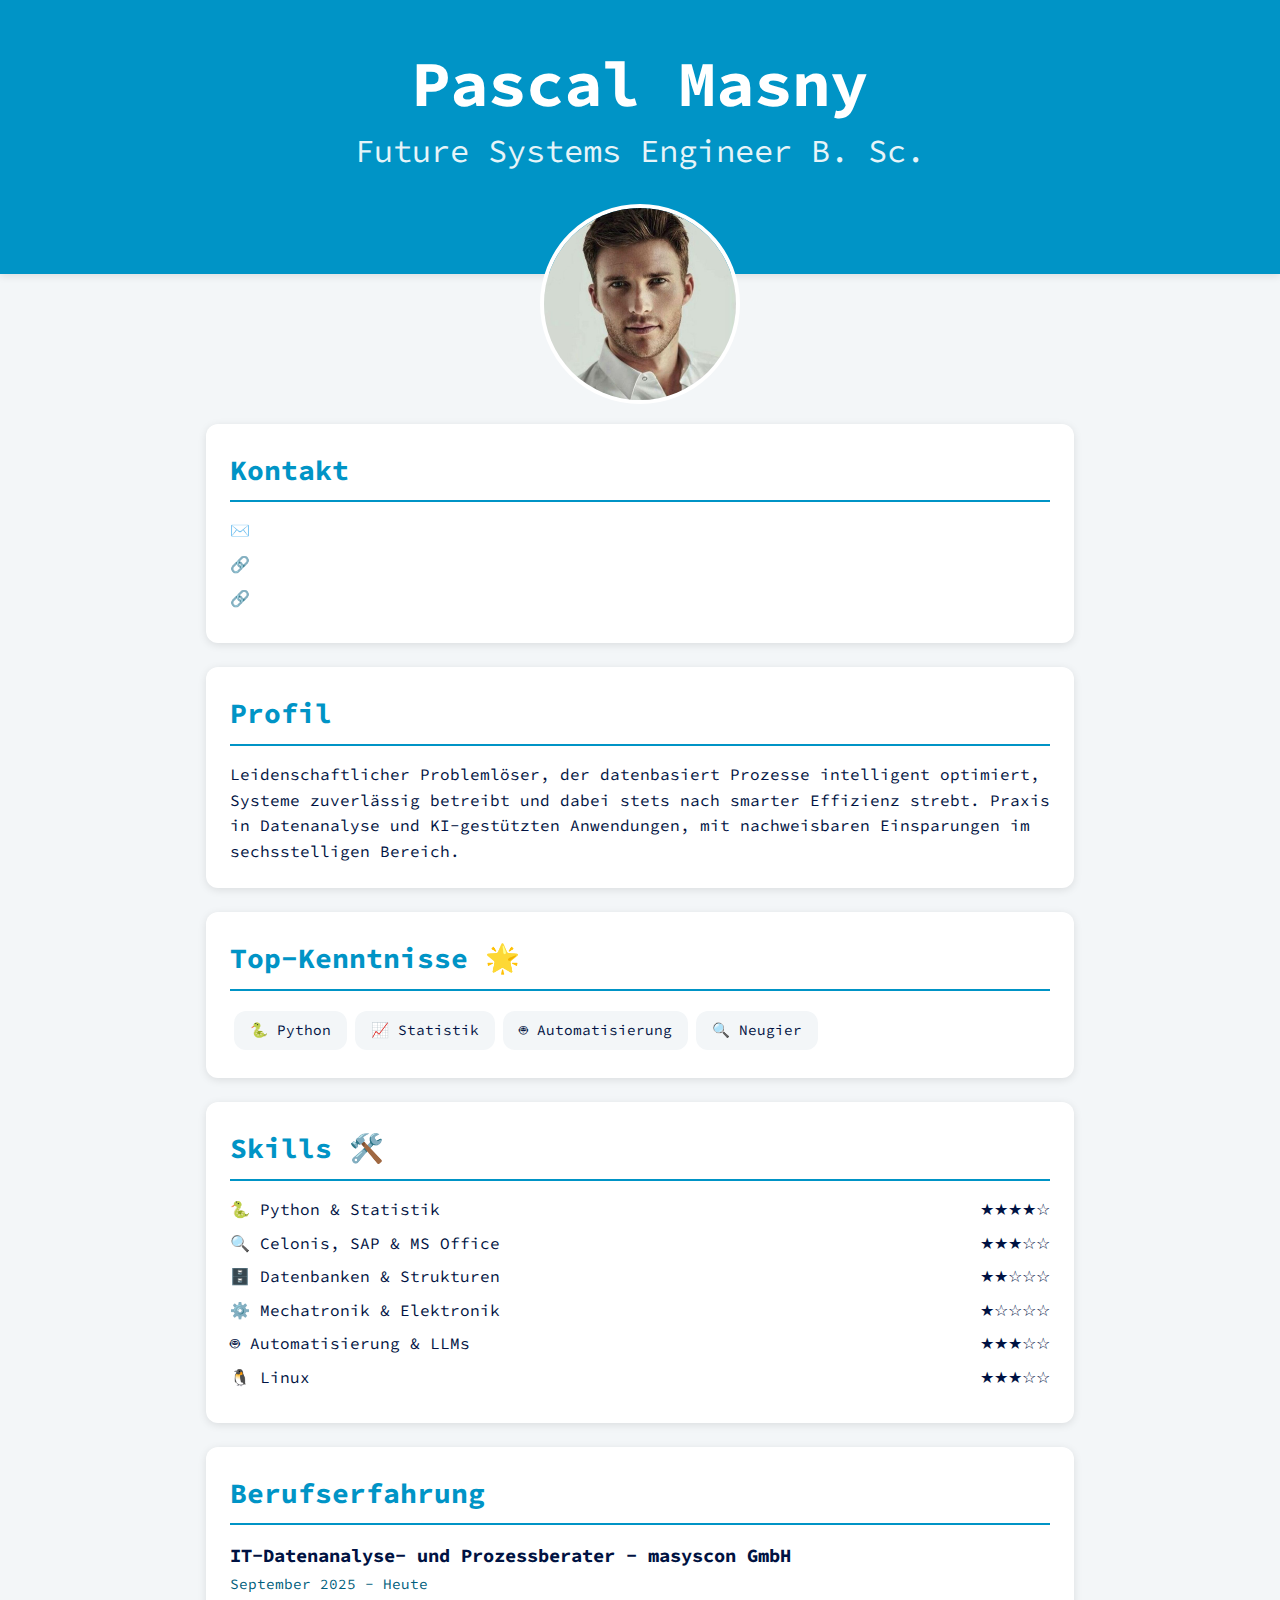
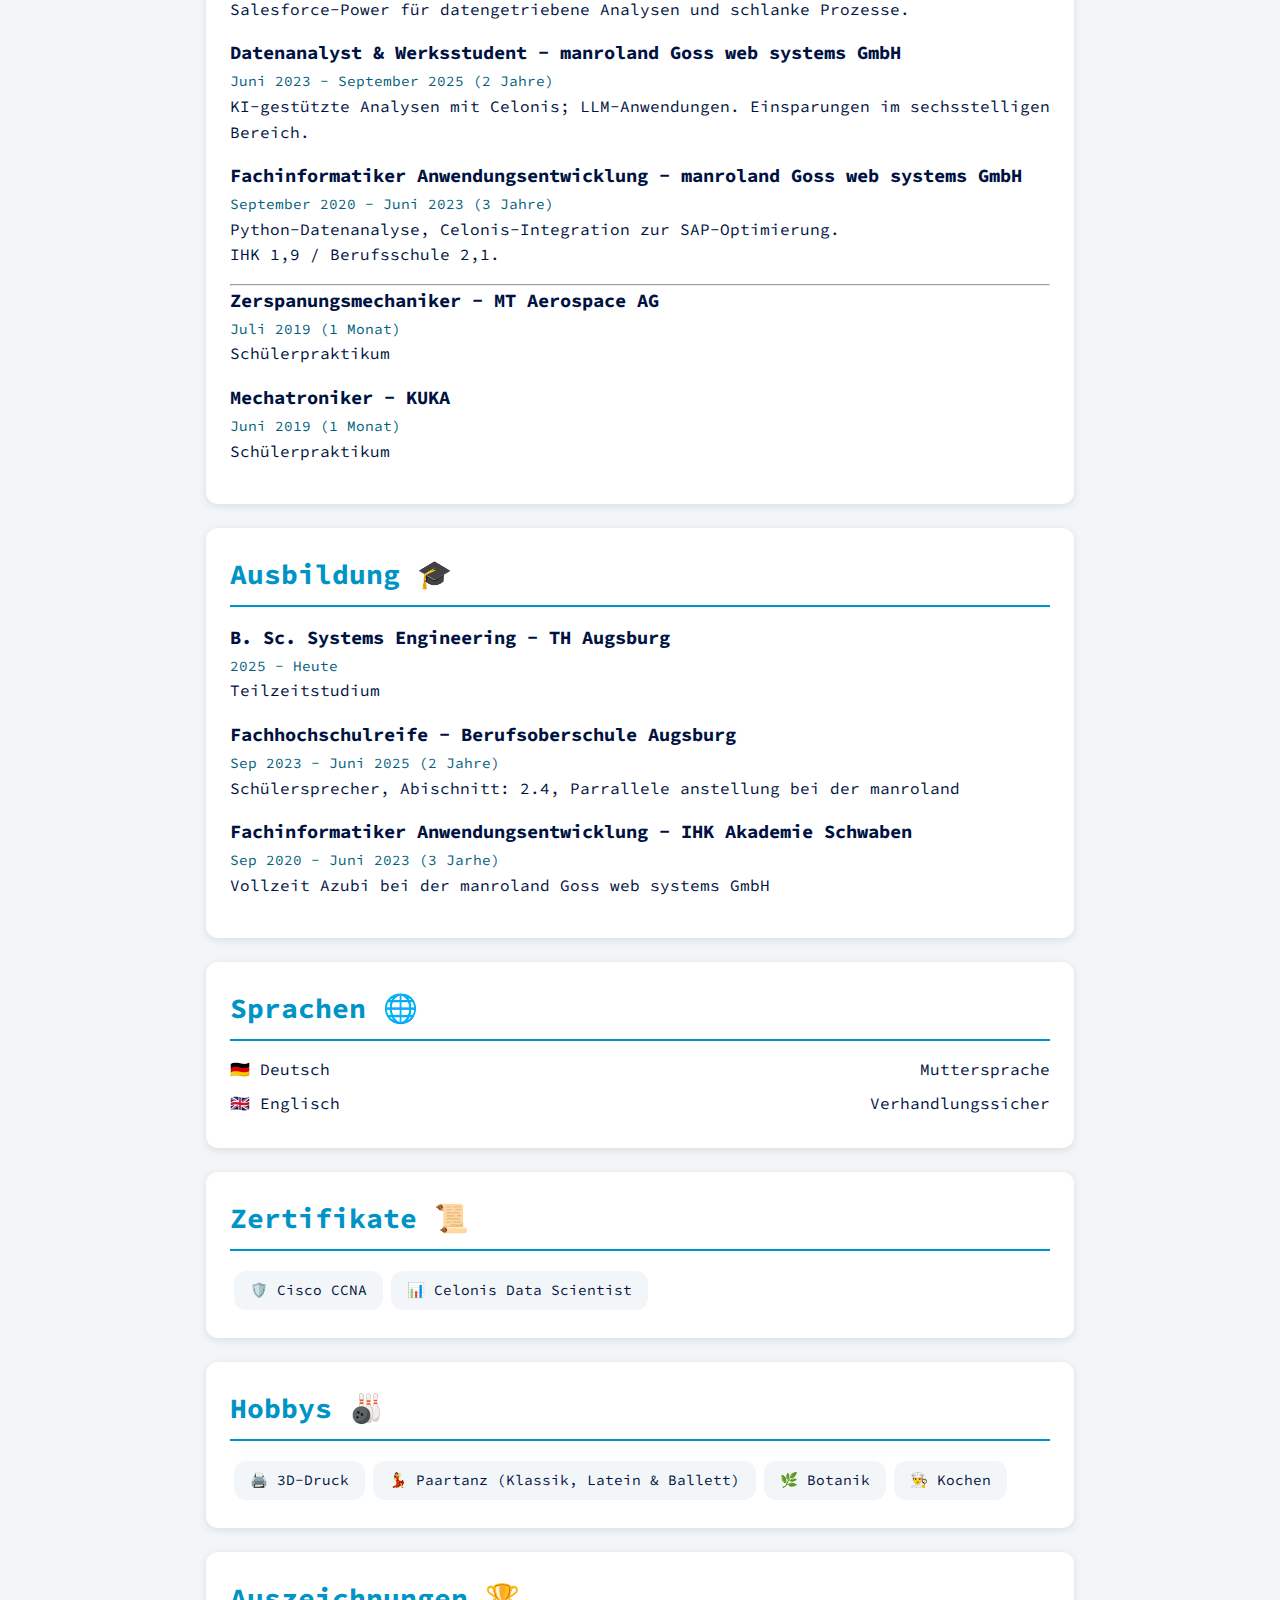
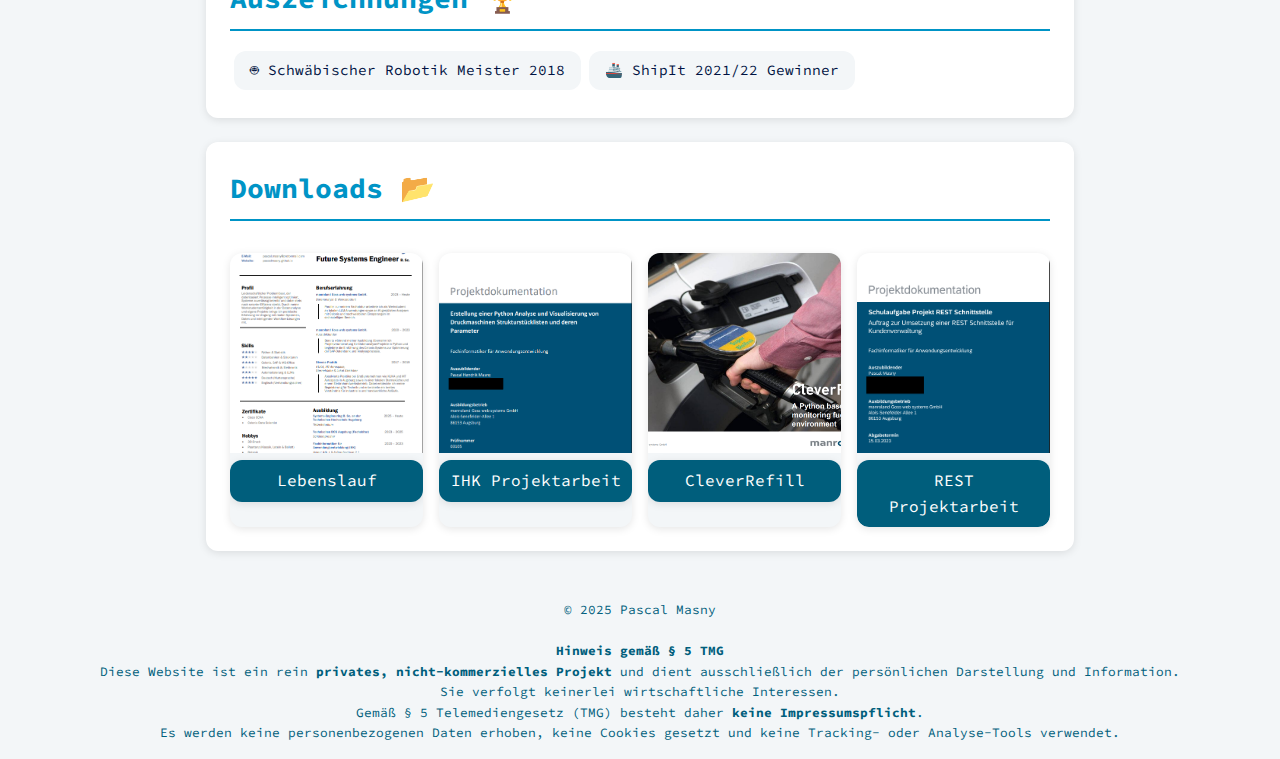
<file: index.html>
<!DOCTYPE html>
<html lang="de">
<head>
  <meta charset="UTF-8">
  <meta name="viewport" content="width=device-width, initial-scale=1.0">
  <title>Pascal Masny - Future Systems Engineer</title>
  <link rel="stylesheet" href="css/styles.css">
</head>
<body>
  <header>
    <img src="img/picture.jpg" alt="Pascal Masny" class="profile-pic">
    <div class="header-info">
      <h1>Pascal Masny</h1>
      <p>Future Systems Engineer B. Sc.</p>
    </div>
  </header>
  <main>

    <section id="contact">
      <h2>Kontakt</h2>
      <ul class="contact-list">
        <li>✉️ <a href="mailto:pascalmasny@pascalmasny.com">pascalmasny@pascalmasny.com</a></li>
        <li>🔗 <a href="https://www.linkedin.com/in/pascal-masny-116582223" target="_blank">LinkedIn</a></li>
        <li>🔗 <a href="/pages/business_card.html" target="_blank">Kontakt</a></li>

      </ul>
    </section>
    <section id="profil">
      <h2>Profil</h2>
      <p>Leidenschaftlicher Problemlöser, der datenbasiert Prozesse intelligent optimiert, Systeme zuverlässig betreibt und dabei stets nach smarter Effizienz strebt. Praxis in Datenanalyse und KI-gestützten Anwendungen, mit nachweisbaren Einsparungen im sechsstelligen Bereich.</p>
    </section>

    <section id="top-skills">
      <h2>Top-Kenntnisse 🌟</h2>
      <ul class="cert-list badge-list">
        <li>🐍 Python</li>
        <li>📈 Statistik</li>
        <li>🤖 Automatisierung</li>
        <li>🔍 Neugier</li>
      </ul>
    </section>

    <section id="skills">
      <h2>Skills 🛠️</h2>
      <ul class="skills-list">
        <li><span>🐍 Python & Statistik</span><span>★★★★☆</span></li>
        <li><span>🔍 Celonis, SAP & MS Office</span><span>★★★☆☆</span></li>
        <li><span>🗄️ Datenbanken & Strukturen</span><span>★★☆☆☆</span></li>
        <li><span>⚙️ Mechatronik & Elektronik</span><span>★☆☆☆☆</span></li>
        <li><span>🤖 Automatisierung & LLMs</span><span>★★★☆☆</span></li>
        <li><span>🐧 Linux</span><span>★★★☆☆</span></li>
      </ul>
    </section>

    <section id="experience">
      <h2>Berufserfahrung</h2>
        <div class="timeline-item">
        <h3>IT-Datenanalyse- und Prozessberater - masyscon GmbH</h3>
        <span class="date">September 2025 -  Heute</span>
        <p>Salesforce-Power für datengetriebene Analysen und schlanke Prozesse.</p>
      </div>
      <div class="timeline-item">
        <h3>Datenanalyst & Werksstudent - manroland Goss web systems GmbH</h3>
        <span class="date">Juni 2023 -  September 2025 (2 Jahre)</span>
        <p>KI-gestützte Analysen mit Celonis; LLM-Anwendungen. Einsparungen im sechsstelligen Bereich.</p>
      </div>
      <div class="timeline-item">
        <h3>Fachinformatiker Anwendungsentwicklung - manroland Goss web systems GmbH</h3>
        <span class="date">September 2020 - Juni 2023 (3 Jahre)</span>
        <p>Python-Datenanalyse, Celonis-Integration zur SAP-Optimierung. <br> IHK 1,9 / Berufsschule 2,1.</p>
      </div>
      <div><hr></div>
      <div class="timeline-item">
        <h3>Zerspanungsmechaniker - MT Aerospace AG</h3>
        <span class="date">Juli 2019 (1 Monat)</span>
        <p>Schülerpraktikum</p>
      </div>
      <div class="timeline-item">
        <h3>Mechatroniker - KUKA</h3>
        <span class="date">Juni 2019 (1 Monat)</span>
        <p>Schülerpraktikum</p>
      </div>
    </section>

    <section id="education">
      <h2>Ausbildung 🎓</h2>
      <div class="timeline-edu">
        <div class="timeline-item">
          <h3>B. Sc. Systems Engineering - TH Augsburg</h3>
          <span class="date">2025 - Heute</span>
          <p>Teilzeitstudium</p>
        </div>
        <div class="timeline-item">
          <h3>Fachhochschulreife - Berufsoberschule Augsburg</h3>
          <span class="date">Sep 2023 - Juni 2025 (2 Jahre)</span>
          <p>Schülersprecher, Abischnitt: 2.4, Parrallele anstellung bei der manroland</p>
        </div>
        <div class="timeline-item">
          <h3>Fachinformatiker Anwendungsentwicklung - IHK Akademie Schwaben</h3>
          <span class="date">Sep 2020 - Juni 2023 (3 Jarhe)</span>
          <p>Vollzeit Azubi bei der manroland Goss web systems GmbH</p>
        </div>
      </div>
    </section>

    <section id="languages">
      <h2>Sprachen 🌐</h2>
      <ul class="lang-list">
        <li><span>🇩🇪 Deutsch</span><span>Muttersprache</span></li>
        <li><span>🇬🇧 Englisch</span><span>Verhandlungssicher</span></li>
      </ul>
    </section>
    
    <section id="certificates">
      <h2>Zertifikate 📜</h2>
      <ul class="cert-list badge-list">
        <li>🛡️ Cisco CCNA</li>
        <li>📊 Celonis Data Scientist</li>
      </ul>
    </section>

    <section id="hobbies">
      <h2>Hobbys 🎳</h2>
      <ul class="hobbies-list badge-list">
        <li>🖨️ 3D-Druck</li>
        <li>💃 Paartanz (Klassik, Latein & Ballett)</li>
        <li>🌿 Botanik</li>
        <li>👨‍🍳 Kochen</li>
      </ul>
    </section>

    <section id="awards">
      <h2>Auszeichnungen 🏆</h2>
      <ul class="award-list badge-list">
        <li>🤖 Schwäbischer Robotik Meister 2018</li>
        <li>🚢 ShipIt 2021/22 Gewinner</li>
      </ul>
    </section>

    <!--
    <section id="gallery">
      <h2>Galerie 📸</h2>
      <div class="gallery">
        <div class="gallery-item">
          <img src="img/1.png" alt="Projektarbeit">
          <div class="overlay">Projektarbeit mit 3D-Druck</div>
        </div>
        <div class="gallery-item">
          <img src="img/1.png" alt="Tanzveranstaltung">
          <div class="overlay">Tanzabend Klassik & Latein</div>
        </div>
        <div class="gallery-item">
          <img src="img/1.png" alt="Botanik-Workshop">
          <div class="overlay">Botanik-Exkursion</div>
        </div>
        <div class="gallery-item">
          <img src="img/1.png" alt="Kochabend">
          <div class="overlay">Kochsession & Rezepte</div>
        </div>
      </div>
    </section>
    -->

    <section id="downloads">
      <h2>Downloads 📂</h2>
      <div class="downloads">
        <a href="pdfs/CV_Pascal_Masny.pdf" class="download-item" download>
          <img src="img/CV.png" alt="CV" class="download-thumb">
          <div class="download-overlay">Lebenslauf (PDF, 183 KB)</div>
          <div class="download-link">Lebenslauf</div>
        </a>
        <a href="pdfs/Projektdokumentation_Pascal_Masny.pdf" class="download-item" download>
          <img src="img/IHK_Arbeit.png" alt="IHK Projektarbeit" class="download-thumb">
          <div class="download-overlay">IHK Projektarbeit (PDF, 4.526 KB)</div>
          <div class="download-link">IHK Projektarbeit</div>
        </a>
        <a href="pdfs/Clever_Refill_Präsentatio_Pascal_Masny.pdf" class="download-item" download>
          <img src="img/CleverRefill.png" alt="CleverRefill" class="download-thumb">
          <div class="download-overlay">CleverRefill (PDF, 925 KB)</div>
          <div class="download-link">CleverRefill</div>
        </a>
        <a href="pdfs/REST_Projektdokumentation_Pasca_Masny.pdf" class="download-item" download>
          <img src="img/REST.png" alt="REST API" class="download-thumb">
          <div class="download-overlay">REST Projektarbeit (PDF, 7.043 KB)</div>
          <div class="download-link">REST Projektarbeit</div>
        </a>
      </div>
    </section>
  </main>
  <footer>
    &copy; 2025 Pascal Masny
    <br>
    <br>
    <p><strong>Hinweis gemäß § 5 TMG</strong></p>
    <p>
      Diese Website ist ein rein <strong>privates, nicht-kommerzielles Projekt</strong> und dient ausschließlich der persönlichen Darstellung und Information.<br>
      Sie verfolgt keinerlei wirtschaftliche Interessen.
    </p>
    <p>
      Gemäß § 5 Telemediengesetz (TMG) besteht daher <strong>keine Impressumspflicht</strong>.
    </p>
    <p>
      Es werden keine personenbezogenen Daten erhoben, keine Cookies gesetzt und keine Tracking- oder Analyse-Tools verwendet.
    </p>
  </footer>
</body>
</html>
</file>
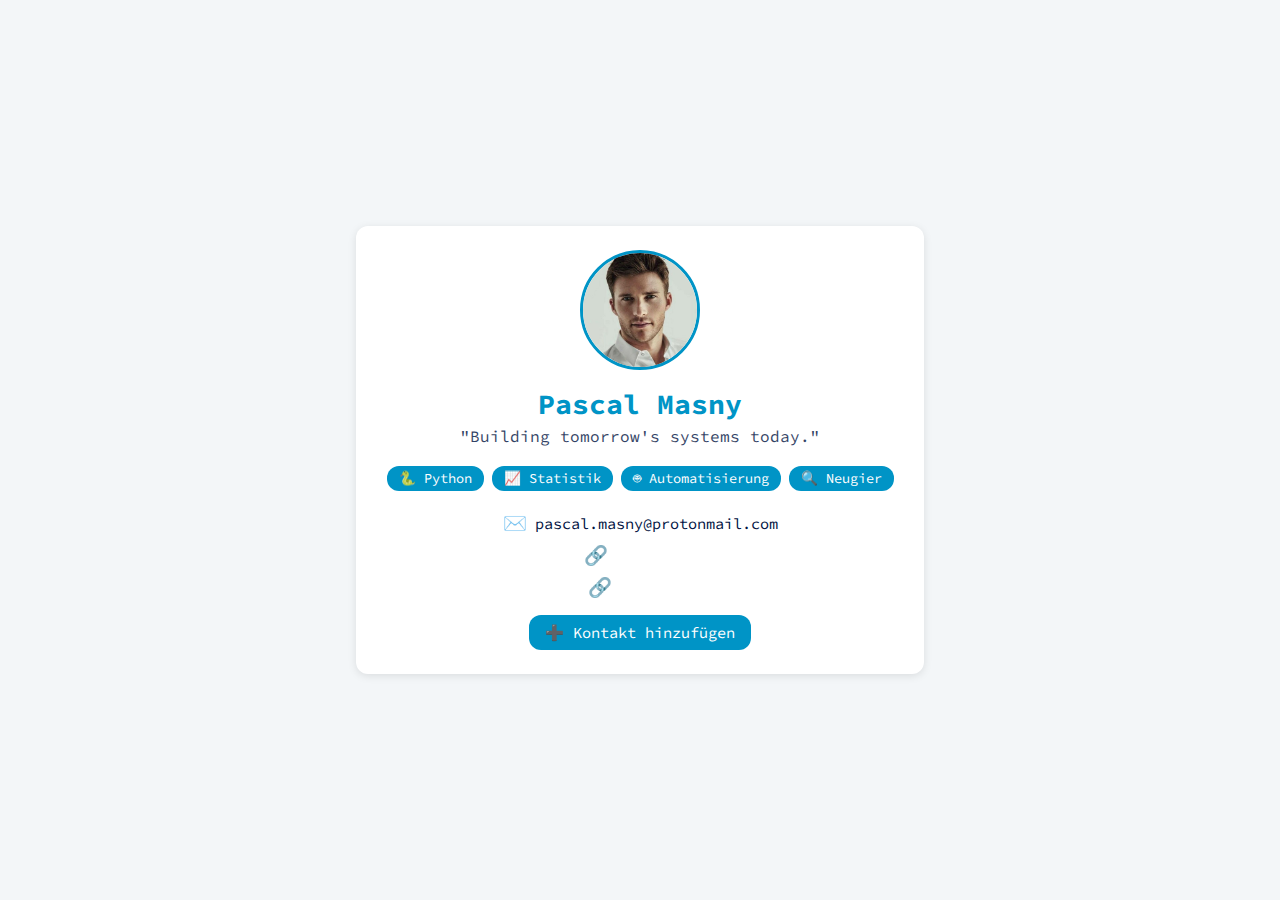
<file: pages/business_card.html>
<!DOCTYPE html>
<html lang="de">
<head>
  <meta charset="UTF-8">
  <meta name="viewport" content="width=device-width, initial-scale=1.0">
  <title>E-Business Card Pascal Masny</title>
  <link rel="stylesheet" href="../css/ebiz-styles.css">

</head>
<body>
  <div class="container">
    <div class="ebiz-card">
      <img src="../img/picture.jpg" alt="Pascal Masny" class="ebiz-photo">
      <div class="ebiz-info">
        <h3>Pascal Masny</h3>
        <p class="catch">"Building tomorrow's systems today."</p>
        <ul class="badge-list">
          <li>🐍 Python</li>
          <li>📈 Statistik</li>
          <li>🤖 Automatisierung</li>
          <li>🔍 Neugier</li>
        </ul>
        <ul class="contact-list">
          <li><span class="icon">✉️</span>pascal.masny@protonmail.com</li>
          <li><span class="icon">🔗</span><a href="https://pascalmasny.github.io" target="_blank">Portfolio</a></li>
          <li><span class="icon">🔗</span><a href="https://www.linkedin.com/in/pascal-masny-116582223" target="_blank">LinkedIn</a></li>
        </ul>
        <a href="../data/Pascal_Masny.vcf" download class="add-contact">➕ Kontakt hinzufügen</a>
      </div>
    </div>
  </div>
</body>
</html>
</file>
<file: css/styles.css>
/* styles.css */

@import url('https://fonts.googleapis.com/css2?family=Source+Code+Pro:wght@400;700&display=swap');

:root {
  /* Palette-based variables */
  --primary:    #0094C6; /* bright accent */
  --secondary:  #005E7C; /* mid-tone buttons, links */
  --accent:     #000022; /* ultra-dark splashes */
  --background: #040F16; /* page background */
  --card-bg:    #001242; /* panels & cards */
  --text:       #F3F6F8; /* light text on dark */
  --muted:      #005E7C; /* subdued labels, metadata */

  /* Other design tokens */
  --border-radius: 12px;
  --shadow:        0 2px 8px rgba(0, 0, 0, 0.7);
  --hover-shadow:  0 4px 16px rgba(0, 0, 0, 0.9);
  --transition:    0.3s ease;
}

@media (prefers-color-scheme: light) {
  :root {
    --background:   #F3F6F8;
    --card-bg:      #FFFFFF;
    --text:         #001242;
    --muted:        #005E7C;
    --shadow:       0 2px 8px rgba(0, 0, 0, 0.1);
    --hover-shadow: 0 4px 16px rgba(0, 0, 0, 0.2);
  }
}

* {
  margin: 0;
  padding: 0;
  box-sizing: border-box;
}

body {
  font-family: 'Source Code Pro', monospace;
  background: var(--background);
  color: var(--text);
  line-height: 1.6;
}

header {
  background: var(--primary);
  color: #fff;
  padding: 3rem 1rem 6rem;
  text-align: center;
  position: relative;
  box-shadow: var(--shadow);
  transition: var(--transition);
}

.profile-pic {
  width: 200px;
  height: 200px;
  border-radius: 50%;
  border: 4px solid #fff;
  object-fit: cover;
  position: absolute;
  bottom: -130px;
  left: 50%;
  transform: translateX(-50%);
  transition: transform var(--transition);
  z-index: 1;
}

.profile-pic:hover {
  transform: translateX(-50%) scale(1.05);
}

.header-info {
  position: relative;
  z-index: 2;
}

.header-info h1 {
  font-size: 4rem;
  line-height: 1.1;
}

.header-info p {
  font-size: 2rem;
  opacity: 0.9;
  margin-top: 0.5rem;
}

main {
  max-width: 900px;
  margin: 150px auto 2rem;
  padding: 0 1rem;
}

section {
  background: var(--card-bg);
  padding: 1.5rem;
  margin-bottom: 1.5rem;
  border-radius: var(--border-radius);
  box-shadow: var(--shadow);
  transition: box-shadow var(--transition), transform var(--transition);
}

section:hover {
  box-shadow: var(--hover-shadow);
  transform: translateY(-5px);
}

section h2 {
  border-bottom: 2px solid var(--primary);
  padding-bottom: 0.5rem;
  margin-bottom: 1rem;
  color: var(--primary);
  font-size: 1.75rem;
}

a {
  color: var(--secondary);
  text-decoration: none;
  transition: color var(--transition);
}

a:hover {
  color: var(--primary);
}

ul {
  list-style: none;
}

li {
  transition: transform var(--transition);
}

li:hover {
  transform: translateX(5px);
}

/* Kontakt */
.contact-list li {
  margin-bottom: 0.5rem;
}

/* Profil */
#profil p {
  margin-top: 0.5rem;
}

/* Berufserfahrung */
.timeline-item {
  margin-bottom: 1rem;
}

.timeline-item span.date {
  font-size: 0.9rem;
  color: var(--muted);
}

/* Skills */
.skills-list li {
  display: flex;
  justify-content: space-between;
  margin-bottom: 0.5rem;
}

/* Top-Kenntnisse & Zertifikate, Auszeichnungen & Hobbys als Badges */
.badge-list {
  display: flex;
  flex-wrap: wrap;
  margin: 0;
  padding: 0;
}

.badge-list li {
  background: var(--background);
  padding: 0.5rem 1rem;
  margin: 0.25rem;
  border-radius: var(--border-radius);
  font-size: 0.9rem;
}

/* Sprachen */
.lang-list li {
  display: flex;
  justify-content: space-between;
  margin-bottom: 0.5rem;
}

/* Ausbildung */
.timeline-edu .timeline-item {
  margin-bottom: 1rem;
}

/* Galerie */
.gallery {
  display: grid;
  grid-template-columns: repeat(auto-fit, minmax(200px, 1fr));
  gap: 1rem;
  margin-top: 2rem;
}

.gallery-item {
  position: relative;
  overflow: hidden;
  border-radius: var(--border-radius);
}

.gallery-item img {
  width: 100%;
  height: 150px;
  object-fit: cover;
  transition: transform var(--transition);
}

.gallery-item:hover img {
  transform: scale(1.1);
}

.overlay {
  position: absolute;
  bottom: 0;
  left: 0;
  right: 0;
  background: rgba(0, 0, 0, 0.6);
  color: #fff;
  padding: 0.5rem;
  text-align: center;
  transform: translateY(100%);
  transition: transform var(--transition);
}

.gallery-item:hover .overlay {
  transform: translateY(0);
}

/* Downloads */
.downloads {
  display: grid;
  grid-template-columns: repeat(auto-fit, minmax(180px, 1fr));
  gap: 1rem;
  margin-top: 2rem;
}

.download-item {
  position: relative;
  overflow: hidden;
  border-radius: var(--border-radius);
  background: var(--background);
  box-shadow: var(--shadow);
}

.download-thumb {
  width: 100%;
  height: 200px;
  object-fit: cover;
}

.download-overlay {
  position: absolute;
  bottom: 0;
  left: 0;
  right: 0;
  background: rgba(0, 0, 0, 0.6);
  color: #fff;
  padding: 0.5rem;
  text-align: center;
  transform: translateY(100%);
  transition: transform var(--transition);
}

.download-item:hover .download-overlay {
  transform: translateY(0);
}

.download-link {
  display: block;
  padding: 0.5rem;
  text-align: center;
  background: var(--secondary);
  color: #fff;
  text-decoration: none;
  border-radius: var(--border-radius);
  box-shadow: var(--shadow);
  transition: background var(--transition), box-shadow var(--transition);
}

.download-link:hover {
  background: var(--primary);
  box-shadow: var(--hover-shadow);
}

footer {
  text-align: center;
  padding: 1rem;
  font-size: 0.8rem;
  color: var(--muted);
}

/* Add this somewhere after your variable declarations */
a,
a:visited {
  color: #ffffff;        /* or var(--text) if you want the same light text color */
  transition: color var(--transition);
}

a:hover {
  color: var(--primary); /* or any accent you like on hover */
}
</file>
<file: css/ebiz-styles.css>
/* ebiz-styles.css */

@import url('https://fonts.googleapis.com/css2?family=Source+Code+Pro:wght@400;700&display=swap');

:root {
  /* Cool blue palette */
  --primary:      #0094C6; /* bright accent */
  --secondary:    #005E7C; /* darker hover accent */
  --accent:       #000022; /* deep navy bits */
  --background:   #040F16; /* page background */
  --card-bg:      #001242; /* card panels */
  --text:         #F3F6F8; /* light text */
  --muted:        #005E7C; /* subdued labels */
  
  /* Layout tokens */
  --border-radius: 12px;
  --shadow:        rgba(0, 0, 0, 0.7);
  --hover-shadow:  rgba(0, 0, 0, 0.9);
  --transition:    0.3s ease;

  /* Specifics */
  --container-width: 600px;
}

@media (prefers-color-scheme: light) {
  :root {
    /* Optional light-mode flip */
    --background:   #F3F6F8;
    --card-bg:      #FFFFFF;
    --text:         #001242;
    --muted:        #005E7C;
    --shadow:       rgba(0, 0, 0, 0.1);
    --hover-shadow: rgba(0, 0, 0, 0.2);
  }
}

* {
  margin: 0;
  padding: 0;
  box-sizing: border-box;
}

body {
  font-family: 'Source Code Pro', monospace;
  background: var(--background);
  color: var(--text);
  display: flex;
  justify-content: center;
  align-items: center;
  height: 100vh;
}

.container {
  width: 100%;
  max-width: var(--container-width);
  padding: 1rem;
}

.ebiz-card {
  background: var(--card-bg);
  padding: 1.5rem;
  border-radius: var(--border-radius);
  box-shadow: 0 2px 8px var(--shadow);
  transition: box-shadow var(--transition), transform var(--transition);
  text-align: center;
}

.ebiz-card:hover {
  box-shadow: 0 4px 16px var(--hover-shadow);
  transform: translateY(-5px);
}

.ebiz-photo {
  width: 120px;
  height: 120px;
  border-radius: 50%;
  border: 3px solid var(--primary);
  object-fit: cover;
  margin: 0 auto 1rem;
  display: block;
}

.ebiz-info h3 {
  font-size: 1.75rem;
  margin-bottom: 0.25rem;
  color: var(--primary);
}

.ebiz-info p.catch {
  font-size: 1rem;
  margin-bottom: 1rem;
  opacity: 0.8;
}

.badge-list {
  display: flex;
  flex-wrap: wrap;
  justify-content: center;
  list-style: none;
  margin-bottom: 1rem;
}

.badge-list li {
  background: var(--primary);
  color: #fff;
  padding: 0.25rem 0.75rem;
  margin: 0.25rem;
  border-radius: var(--border-radius);
  font-size: 0.85rem;
}

.contact-list {
  list-style: none;
  margin-bottom: 1rem;
}

.contact-list li {
  margin: 0.5rem 0;
  font-size: 0.95rem;
  display: flex;
  align-items: center;
  justify-content: center;
  color: var(--text);
}

.contact-list li span.icon {
  margin-right: 0.5rem;
  font-size: 1.2rem;
}

.add-contact {
  display: inline-block;
  background: var(--primary);
  color: #fff;
  text-decoration: none;
  padding: 0.5rem 1rem;
  border-radius: var(--border-radius);
  font-size: 0.95rem;
  transition: background var(--transition);
}

.add-contact:hover {
  background: var(--secondary);
}

a,
a:visited {
  color: #ffffff;        /* or var(--text) if you want the same light text color */
  transition: color var(--transition);
}

a:hover {
  color: var(--primary); /* or any accent you like on hover */
}
</file>
